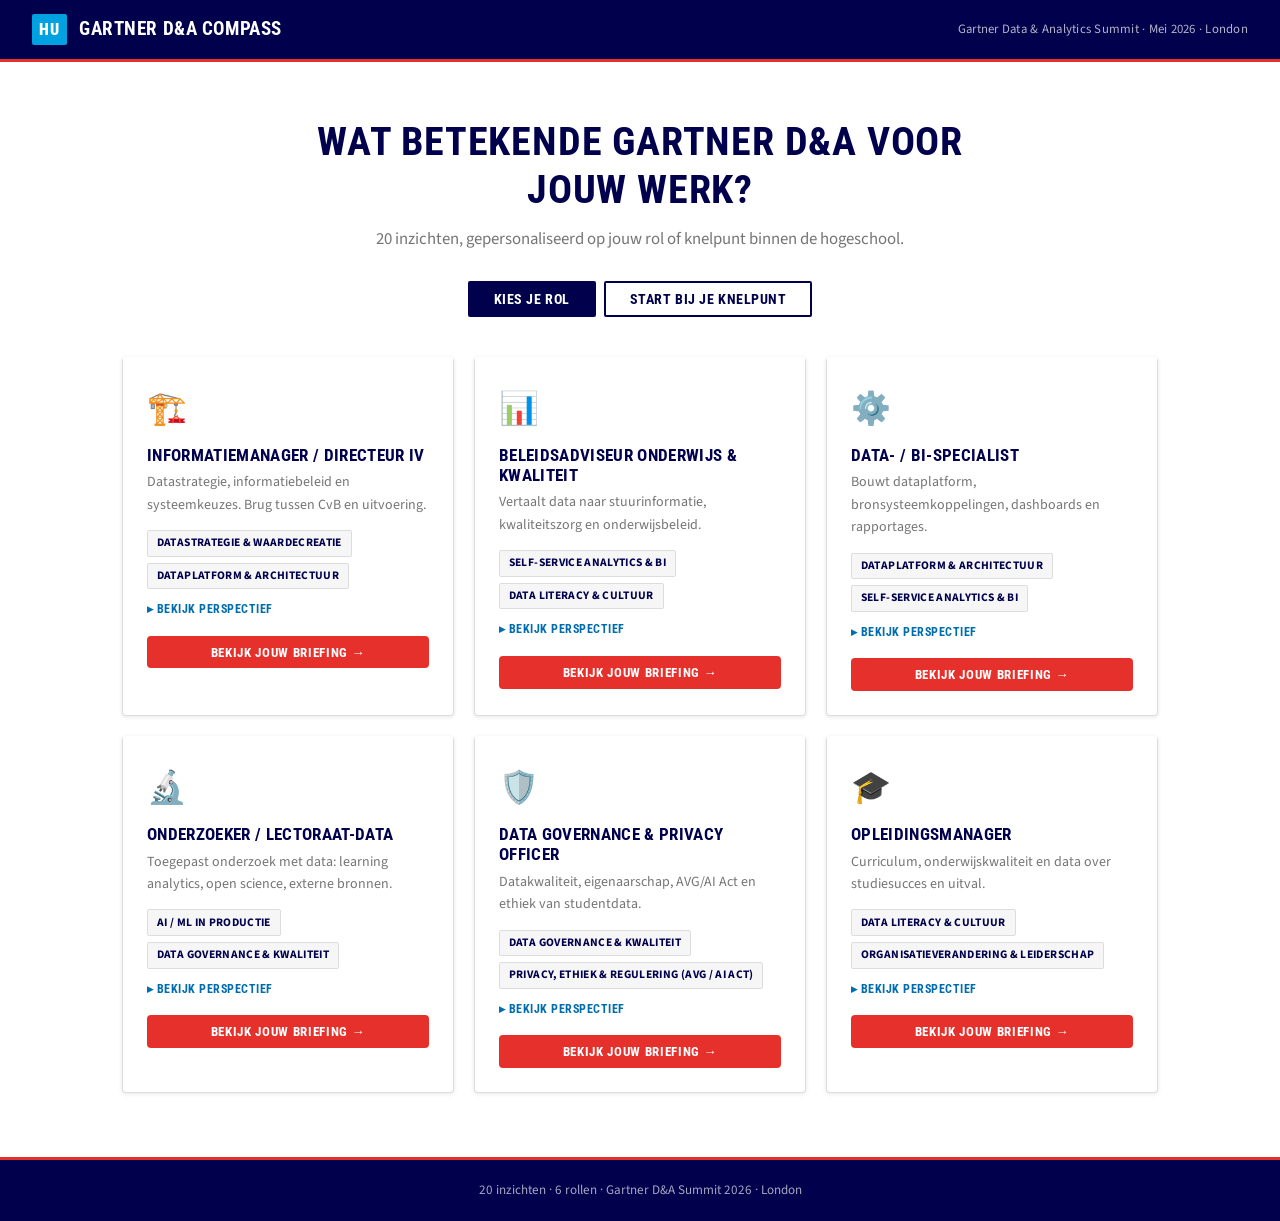
<file: index.html>
<!DOCTYPE html>
<html lang="nl">
<head>
  <meta charset="UTF-8">
  <meta name="viewport" content="width=device-width, initial-scale=1.0">
  <title>Gartner D&A Compass</title>
  <link rel="preconnect" href="https://fonts.googleapis.com">
  <link rel="preconnect" href="https://fonts.gstatic.com" crossorigin>
  <link href="https://fonts.googleapis.com/css2?family=Roboto+Condensed:wght@700&family=Source+Sans+3:wght@400;600;700&display=swap" rel="stylesheet">
  <link rel="stylesheet" href="css/style.css">
</head>
<body>

  <header class="site-header">
    <span class="brand">Gartner D&A Compass</span>
    <span class="tagline">Gartner Data &amp; Analytics Summit · Mei 2026 · London</span>
  </header>

  <main>
    <section class="hero">
      <h1>Wat betekende Gartner D&A voor jouw werk?</h1>
      <p>20 inzichten, gepersonaliseerd op jouw rol of knelpunt binnen de hogeschool.</p>

      <!-- Tab switcher (#1) -->
      <div class="entry-tabs">
        <button class="entry-tab active" id="tabRol" onclick="switchTab('rol')">Kies je rol</button>
        <button class="entry-tab" id="tabKnelpunt" onclick="switchTab('knelpunt')">Start bij je knelpunt</button>
      </div>
    </section>

    <!-- Rol-tab -->
    <div id="panelRol">
      <div class="role-grid" id="roleGrid"></div>
    </div>

    <!-- Knelpunt-tab (#1) -->
    <div id="panelKnelpunt" style="display:none">
      <div class="knelpunt-intro section" style="padding-bottom:0">
        <p class="knelpunt-lead">Welk vraagstuk speelt er bij jou? We koppelen je aan de meest relevante inzichten.</p>
      </div>
      <div class="knelpunt-list" id="knelpuntList"></div>
    </div>
  </main>

  <footer class="site-footer">
    20 inzichten · 6 rollen · Gartner D&A Summit 2026 · London
  </footer>

  <script src="js/personalization.js"></script>
  <script src="js/main.js"></script>
</body>
</html>
</file>
<file: css/style.css>
/* ── HU HOGESCHOOL UTRECHT HUISSTIJL ── */
:root {
  --color-bg: #ffffff;
  --color-accent: #e6302b;        /* HU rood */
  --color-accent-2: #00004d;      /* HU navy */
  --color-blue: #00a1e1;          /* HU blauw */
  --color-blue-dark: #006eae;
  --color-surface: #f6f6f6;       /* HU lichtgrijs */
  --color-border: #dddddd;
  --color-muted: #757575;         /* HU grey2 */
  --color-text: #333333;          /* HU grey1 */

  /* Type-kleuren (HU palette) */
  --color-tool:        #00004d;   /* navy */
  --color-risk:        #e6302b;   /* rood */
  --color-trend:       #006eae;   /* blauw-donker */
  --color-practice:    #e9650d;   /* oranje */
  --color-provocation: #e9650d;   /* oranje */

  --radius: 4px;
  --radius-lg: 8px;
  --shadow: 0 1px 4px rgba(0,0,0,0.10);
  --shadow-hover: 0 4px 16px rgba(0,0,0,0.14);
  --transition: 0.15s ease;
}

*, *::before, *::after { box-sizing: border-box; margin: 0; padding: 0; }
html { scroll-behavior: smooth; }

body {
  font-family: 'Source Sans 3', Arial, sans-serif;
  background: var(--color-bg);
  color: var(--color-text);
  line-height: 1.6;
  min-height: 100vh;
}

/* Headings: HU gebruikt condensed, uppercase stijl */
h1, h2, h3, h4 {
  font-family: 'Roboto Condensed', 'Arial Narrow', Arial, sans-serif;
  font-weight: 700;
  line-height: 1.2;
  letter-spacing: 0.01em;
}

/* ── SITE HEADER ── */
.site-header {
  background: var(--color-accent-2);
  color: #fff;
  padding: 0.875rem 2rem;
  display: flex;
  align-items: center;
  justify-content: space-between;
  gap: 1rem;
  border-bottom: 3px solid var(--color-accent);
}

.site-header .brand {
  font-family: 'Roboto Condensed', 'Arial Narrow', Arial, sans-serif;
  font-size: 1.2rem;
  font-weight: 700;
  letter-spacing: 0.03em;
  text-transform: uppercase;
  display: flex;
  align-items: center;
  gap: 0.75rem;
}

.site-header .brand::before {
  content: 'HU';
  background: var(--color-blue);
  color: #fff;
  font-size: 1rem;
  font-weight: 900;
  padding: 0.15rem 0.45rem;
  border-radius: 2px;
  letter-spacing: 0.05em;
}

.site-header .tagline {
  font-size: 0.8rem;
  opacity: 0.7;
  letter-spacing: 0.02em;
}

/* ── HERO ── */
.hero {
  text-align: center;
  padding: 3.5rem 2rem 2.5rem;
  max-width: 760px;
  margin: 0 auto;
}

.hero h1 {
  font-size: clamp(1.6rem, 4vw, 2.5rem);
  color: var(--color-accent-2);
  text-transform: uppercase;
  margin-bottom: 0.75rem;
  letter-spacing: 0.02em;
}

.hero p {
  font-size: 1.05rem;
  color: var(--color-muted);
}

/* ── TAB SWITCHER ── */
.entry-tabs {
  display: flex;
  gap: 0.5rem;
  justify-content: center;
  margin-top: 1.75rem;
}

.entry-tab {
  padding: 0.5rem 1.5rem;
  border-radius: 2px;
  font-size: 0.875rem;
  font-weight: 700;
  font-family: 'Roboto Condensed', 'Arial Narrow', Arial, sans-serif;
  text-transform: uppercase;
  letter-spacing: 0.04em;
  border: 2px solid var(--color-accent-2);
  background: transparent;
  color: var(--color-accent-2);
  cursor: pointer;
  transition: background var(--transition), color var(--transition);
}

.entry-tab.active,
.entry-tab:hover {
  background: var(--color-accent-2);
  color: #fff;
}

/* ── ROLE GRID ── */
.role-grid {
  display: grid;
  grid-template-columns: repeat(3, 1fr);
  gap: 1.25rem;
  max-width: 1100px;
  margin: 0 auto;
  padding: 0 2rem 4rem;
}

.role-card {
  background: #fff;
  border-radius: var(--radius);
  padding: 1.5rem;
  cursor: pointer;
  border: 1px solid var(--color-border);
  border-top: 3px solid transparent;
  box-shadow: var(--shadow);
  transition: border-color var(--transition), box-shadow var(--transition), transform var(--transition);
  opacity: 0;
  transform: translateY(12px);
}

.role-card.visible {
  opacity: 1;
  transform: translateY(0);
  transition: opacity 0.35s ease, transform 0.35s ease,
              border-color var(--transition), box-shadow var(--transition);
}

.role-card:hover {
  border-top-color: var(--color-accent);
  box-shadow: var(--shadow-hover);
  transform: translateY(-1px);
}

.role-card .emoji {
  font-size: 2rem;
  margin-bottom: 0.625rem;
  display: block;
}

.role-card h2 {
  font-size: 1.05rem;
  color: var(--color-accent-2);
  text-transform: uppercase;
  margin-bottom: 0.4rem;
  letter-spacing: 0.02em;
}

.role-card p {
  font-size: 0.875rem;
  color: var(--color-muted);
  margin-bottom: 0.875rem;
}

.chips {
  display: flex;
  flex-wrap: wrap;
  gap: 0.35rem;
}

.chip {
  font-size: 0.72rem;
  padding: 0.2rem 0.55rem;
  border-radius: 2px;
  background: var(--color-surface);
  color: var(--color-accent-2);
  border: 1px solid var(--color-border);
  font-weight: 700;
  white-space: nowrap;
  text-transform: uppercase;
  letter-spacing: 0.03em;
}

/* ── SITE FOOTER ── */
.site-footer {
  background: var(--color-accent-2);
  color: rgba(255,255,255,0.65);
  text-align: center;
  padding: 1.25rem 2rem;
  font-size: 0.82rem;
  border-top: 3px solid var(--color-accent);
}

/* ── TYPE BADGES ── */
.badge {
  display: inline-block;
  font-size: 0.68rem;
  font-weight: 700;
  padding: 0.18rem 0.5rem;
  border-radius: 2px;
  text-transform: uppercase;
  letter-spacing: 0.05em;
  color: #fff;
}
.badge-tool        { background: var(--color-tool); }
.badge-risk        { background: var(--color-risk); }
.badge-trend       { background: var(--color-trend); }
.badge-practice    { background: var(--color-practice); }
.badge-provocation { background: var(--color-provocation); }

.badge-horizon {
  display: inline-block;
  font-size: 0.66rem;
  font-weight: 700;
  padding: 0.16rem 0.45rem;
  border-radius: 2px;
  text-transform: uppercase;
  letter-spacing: 0.05em;
  background: var(--color-surface);
  color: var(--color-muted);
  border: 1px solid var(--color-border);
}

/* ── BRIEFING HEADER ── */
.briefing-header {
  background: var(--color-accent);
  color: #fff;
  padding: 2.5rem 2rem 2rem;
  text-align: center;
  border-bottom: 4px solid #b01f1a;
}

.briefing-header .back-btn {
  display: inline-block;
  margin-bottom: 1.5rem;
  color: rgba(255,255,255,0.85);
  text-decoration: none;
  font-size: 0.875rem;
  font-weight: 700;
  transition: color var(--transition);
}
.briefing-header .back-btn:hover { color: #fff; }

.briefing-header .role-emoji {
  font-size: 2.75rem;
  display: block;
  margin-bottom: 0.5rem;
}

.briefing-header h1 {
  font-size: clamp(1.4rem, 3.5vw, 2.1rem);
  text-transform: uppercase;
  letter-spacing: 0.03em;
  margin-bottom: 0.25rem;
}

.briefing-header .subtitle {
  font-size: 0.875rem;
  opacity: 0.8;
}

/* ── STICKY NAV ── */
.sticky-nav {
  position: sticky;
  top: 0;
  z-index: 100;
  background: var(--color-accent-2);
  color: #fff;
  display: flex;
  align-items: center;
  justify-content: space-between;
  padding: 0.55rem 2rem;
  gap: 1rem;
  transform: translateY(-100%);
  transition: transform 0.25s ease;
  box-shadow: 0 2px 8px rgba(0,0,0,0.2);
  border-bottom: 2px solid var(--color-accent);
}

.sticky-nav.visible { transform: translateY(0); }

.sticky-nav .nav-brand {
  font-family: 'Roboto Condensed', 'Arial Narrow', Arial, sans-serif;
  font-size: 0.9rem;
  font-weight: 700;
  text-transform: uppercase;
  letter-spacing: 0.03em;
  white-space: nowrap;
  overflow: hidden;
  text-overflow: ellipsis;
}

.sticky-nav .nav-links {
  display: flex;
  gap: 0.4rem;
  flex-wrap: wrap;
  justify-content: flex-end;
}

.sticky-nav .nav-links a {
  color: rgba(255,255,255,0.8);
  text-decoration: none;
  font-size: 0.75rem;
  font-weight: 700;
  text-transform: uppercase;
  letter-spacing: 0.04em;
  padding: 0.2rem 0.5rem;
  border-radius: 2px;
  transition: background var(--transition), color var(--transition);
}
.sticky-nav .nav-links a:hover {
  background: rgba(255,255,255,0.15);
  color: #fff;
}

.sticky-nav .back-link {
  color: rgba(255,255,255,0.8);
  text-decoration: none;
  font-size: 0.82rem;
  font-weight: 700;
  text-transform: uppercase;
  letter-spacing: 0.03em;
  white-space: nowrap;
  transition: color var(--transition);
}
.sticky-nav .back-link:hover { color: #fff; }

/* ── SECTIONS ── */
.section {
  max-width: 900px;
  margin: 0 auto;
  padding: 3rem 2rem;
}

.section + .section { padding-top: 0; }

.section-title {
  font-size: 1.35rem;
  color: var(--color-accent-2);
  text-transform: uppercase;
  letter-spacing: 0.03em;
  margin-bottom: 1.25rem;
  padding-bottom: 0.5rem;
  border-bottom: 2px solid var(--color-accent);
  display: inline-block;
}

.section-lead {
  font-size: 0.9rem;
  color: var(--color-muted);
  margin-bottom: 1.25rem;
  margin-top: -0.75rem;
}

/* ── INSIGHT CARDS (accordion) ── */
.insight-list {
  display: flex;
  flex-direction: column;
  gap: 0.625rem;
}

.insight-item {
  background: #fff;
  border-radius: var(--radius);
  overflow: hidden;
  border: 1px solid var(--color-border);
  border-left: 3px solid transparent;
  transition: border-left-color var(--transition);
}

.insight-item.open { border-left-color: var(--color-accent); }

.insight-header {
  display: flex;
  align-items: flex-start;
  gap: 0.75rem;
  padding: 0.875rem 1.125rem;
  cursor: pointer;
  user-select: none;
  transition: background var(--transition);
}

.insight-header:hover { background: var(--color-surface); }

.insight-rank {
  font-family: 'Roboto Condensed', 'Arial Narrow', Arial, sans-serif;
  font-size: 1.1rem;
  font-weight: 700;
  color: var(--color-muted);
  min-width: 1.5rem;
  text-align: center;
  padding-top: 0.15rem;
}

.insight-meta { flex: 1; }

.insight-meta .badges {
  display: flex;
  gap: 0.35rem;
  flex-wrap: wrap;
  margin-bottom: 0.35rem;
}

.insight-meta h3 {
  font-size: 0.95rem;
  font-family: 'Roboto Condensed', 'Arial Narrow', Arial, sans-serif;
  font-weight: 700;
  margin-bottom: 0.2rem;
  color: var(--color-text);
  letter-spacing: 0.01em;
}

.insight-meta .summary-short {
  font-size: 0.82rem;
  color: var(--color-muted);
  display: -webkit-box;
  -webkit-line-clamp: 1;
  -webkit-box-orient: vertical;
  overflow: hidden;
}

.insight-scores {
  display: flex;
  flex-direction: column;
  gap: 0.2rem;
  align-items: flex-end;
  min-width: 76px;
}

.score-pill {
  font-size: 0.66rem;
  color: var(--color-muted);
  background: var(--color-surface);
  border: 1px solid var(--color-border);
  padding: 0.12rem 0.4rem;
  border-radius: 2px;
  white-space: nowrap;
  font-weight: 700;
  text-transform: uppercase;
  letter-spacing: 0.03em;
}

.insight-chevron {
  font-size: 0.85rem;
  color: var(--color-muted);
  align-self: center;
  transition: transform var(--transition);
  margin-left: 0.4rem;
}

.insight-item.open .insight-chevron { transform: rotate(180deg); }

.insight-body {
  display: none;
  padding: 0 1.125rem 1.125rem;
  border-top: 1px solid var(--color-border);
}

.insight-item.open .insight-body { display: block; }

.box {
  border-radius: var(--radius);
  padding: 0.75rem 0.875rem;
  margin-bottom: 0.625rem;
  font-size: 0.875rem;
}

.box-orange { background: #fef3e2; border-left: 3px solid var(--color-practice); }
.box-yellow { background: #fdf5d1; border-left: 3px solid #f8ce1c; }
.box-red    { background: #fdecea; border-left: 3px solid var(--color-accent); }

.box-label {
  font-size: 0.7rem;
  font-weight: 700;
  text-transform: uppercase;
  letter-spacing: 0.06em;
  margin-bottom: 0.3rem;
  color: var(--color-muted);
  font-family: 'Roboto Condensed', 'Arial Narrow', Arial, sans-serif;
}

.box-content { color: var(--color-text); }

.copy-btn {
  display: inline-flex;
  align-items: center;
  gap: 0.3rem;
  margin-top: 0.5rem;
  padding: 0.28rem 0.65rem;
  font-size: 0.75rem;
  font-weight: 700;
  text-transform: uppercase;
  letter-spacing: 0.03em;
  background: #fff;
  border: 1px solid var(--color-border);
  border-radius: var(--radius);
  cursor: pointer;
  color: var(--color-muted);
  font-family: 'Roboto Condensed', 'Arial Narrow', Arial, sans-serif;
  transition: background var(--transition), border-color var(--transition), color var(--transition);
}
.copy-btn:hover { background: var(--color-surface); border-color: var(--color-accent-2); color: var(--color-accent-2); }
.copy-btn.copied { background: #e8f5e9; border-color: #2e7d32; color: #2e7d32; }

.insight-source {
  font-size: 0.75rem;
  color: var(--color-muted);
  margin-top: 0.625rem;
  padding-top: 0.625rem;
  border-top: 1px solid var(--color-border);
}

/* ── RADAR (S2) ── */
.radar-cols {
  display: grid;
  grid-template-columns: 1fr 1fr;
  gap: 1.25rem;
}

.radar-col h3 {
  font-size: 0.95rem;
  text-transform: uppercase;
  letter-spacing: 0.04em;
  margin-bottom: 0.875rem;
  color: var(--color-accent-2);
  padding-bottom: 0.4rem;
  border-bottom: 2px solid var(--color-blue);
}

.radar-col.risks h3 { border-color: var(--color-accent); color: var(--color-accent); }

.radar-item {
  background: var(--color-surface);
  border-radius: var(--radius);
  padding: 0.75rem 0.875rem;
  margin-bottom: 0.625rem;
  border: 1px solid var(--color-border);
}

.radar-col.risks .radar-item { background: #fdecea; border-color: #f5c6c4; }

.radar-item h4 {
  font-size: 0.875rem;
  font-weight: 700;
  font-family: 'Roboto Condensed', 'Arial Narrow', Arial, sans-serif;
  text-transform: uppercase;
  letter-spacing: 0.02em;
  margin-bottom: 0.3rem;
}

.radar-item p { font-size: 0.8rem; color: var(--color-muted); }

/* ── PROVOCATIES (S3) ── */
.provocation-item {
  background: var(--color-surface);
  border-radius: var(--radius);
  padding: 1.125rem 1.25rem;
  margin-bottom: 0.875rem;
  border-left: 4px solid var(--color-practice);
  border: 1px solid var(--color-border);
  border-left: 4px solid var(--color-practice);
}

.provocation-item h3 {
  font-size: 1rem;
  text-transform: uppercase;
  letter-spacing: 0.02em;
  margin-bottom: 0.4rem;
}

.provocation-item p { font-size: 0.875rem; color: var(--color-muted); margin-bottom: 0.625rem; }

.provocation-question {
  font-size: 0.875rem;
  font-style: italic;
  color: var(--color-practice);
  border-top: 1px solid var(--color-border);
  padding-top: 0.625rem;
  margin-top: 0.4rem;
}

/* ── TOOLS & PRACTICES (S4) ── */
.tools-grid {
  display: grid;
  grid-template-columns: 1fr 1fr;
  gap: 0.875rem;
}

.tool-card {
  background: #fff;
  border-radius: var(--radius);
  padding: 1.125rem;
  border: 1px solid var(--color-border);
  border-top: 3px solid var(--color-blue);
  display: flex;
  flex-direction: column;
}

.tool-card h3 {
  font-size: 0.9rem;
  text-transform: uppercase;
  letter-spacing: 0.02em;
  margin-bottom: 0.35rem;
  color: var(--color-text);
}

.tool-card p { font-size: 0.83rem; color: var(--color-muted); flex: 1; margin-bottom: 0.625rem; }

.cta-box {
  background: var(--color-accent-2);
  color: #fff;
  border-radius: var(--radius);
  padding: 0.55rem 0.75rem;
  font-size: 0.8rem;
  font-weight: 700;
  font-family: 'Roboto Condensed', 'Arial Narrow', Arial, sans-serif;
  letter-spacing: 0.02em;
}

/* ── THEMALANDSCHAP (S5) ── */
.theme-table {
  width: 100%;
  border-collapse: collapse;
  font-size: 0.83rem;
}

.theme-table th {
  text-align: left;
  padding: 0.45rem 0.75rem;
  font-size: 0.72rem;
  text-transform: uppercase;
  letter-spacing: 0.06em;
  color: var(--color-muted);
  border-bottom: 2px solid var(--color-accent-2);
  font-family: 'Roboto Condensed', 'Arial Narrow', Arial, sans-serif;
  font-weight: 700;
}

.theme-table th:not(:first-child) { text-align: center; }

.theme-table td {
  padding: 0.55rem 0.75rem;
  border-bottom: 1px solid var(--color-border);
  vertical-align: middle;
}

.theme-table td:not(:first-child) { text-align: center; }

.theme-dot {
  display: inline-block;
  width: 26px;
  height: 26px;
  border-radius: 2px;
  font-size: 0.75rem;
  font-weight: 700;
  line-height: 26px;
  text-align: center;
}

.dot-0     { background: var(--color-surface); color: var(--color-muted); }
.dot-1     { background: #cce8f7; color: var(--color-blue-dark); }
.dot-2plus { background: var(--color-accent-2); color: #fff; }

/* ── TEAM VRAGEN (S6) ── */
.team-questions { display: flex; flex-direction: column; gap: 0.875rem; }

.team-q {
  background: #fff;
  border-radius: var(--radius);
  padding: 1.125rem 1.25rem;
  display: flex;
  gap: 0.875rem;
  align-items: flex-start;
  border: 1px solid var(--color-border);
  border-left: 3px solid var(--color-accent);
}

.team-q-num {
  font-family: 'Roboto Condensed', 'Arial Narrow', Arial, sans-serif;
  font-size: 1.5rem;
  font-weight: 700;
  color: var(--color-accent);
  min-width: 1.75rem;
  line-height: 1;
  padding-top: 0.1rem;
}

.team-q-text { flex: 1; font-size: 0.95rem; color: var(--color-text); }

/* ── ANDERE LENS KAARTEN (#4) ── */
.lens-grid {
  display: grid;
  grid-template-columns: repeat(3, 1fr);
  gap: 0.75rem;
}

.lens-card {
  background: #fff;
  border: 1px solid var(--color-border);
  border-top: 3px solid var(--color-blue);
  border-radius: var(--radius);
  padding: 0.875rem;
  display: flex;
  align-items: flex-start;
  gap: 0.5rem;
  cursor: pointer;
  transition: background var(--transition), border-top-color var(--transition), box-shadow var(--transition);
  position: relative;
}

.lens-card:hover {
  background: var(--color-accent-2);
  border-top-color: var(--color-accent);
  box-shadow: var(--shadow-hover);
}
.lens-card:hover .lens-card-title,
.lens-card:hover .lens-card-focus { color: #fff; }

.lens-card.current {
  background: var(--color-surface);
  border-top-color: var(--color-border);
  cursor: default;
}
.lens-card.current:hover { background: var(--color-surface); }
.lens-card.current .lens-card-title { color: var(--color-muted); }
.lens-card.current .lens-card-focus { color: #aaa; }

.lens-card-emoji { font-size: 1.35rem; flex-shrink: 0; }

.lens-card-body { flex: 1; }

.lens-card-title {
  display: block;
  font-size: 0.82rem;
  font-weight: 700;
  font-family: 'Roboto Condensed', 'Arial Narrow', Arial, sans-serif;
  text-transform: uppercase;
  letter-spacing: 0.02em;
  color: var(--color-accent-2);
  line-height: 1.25;
  margin-bottom: 0.2rem;
  transition: color var(--transition);
}

.lens-card-focus {
  display: block;
  font-size: 0.73rem;
  color: var(--color-muted);
  font-style: italic;
  line-height: 1.35;
  transition: color var(--transition);
}

.lens-card-badge {
  position: absolute;
  top: 0.35rem;
  right: 0.45rem;
  font-size: 0.62rem;
  font-weight: 700;
  text-transform: uppercase;
  letter-spacing: 0.04em;
  color: var(--color-muted);
  background: var(--color-border);
  padding: 0.12rem 0.35rem;
  border-radius: 2px;
}

/* ── KNELPUNTEN LIJST (#1) ── */
.knelpunt-intro { max-width: 900px; margin: 0 auto; }
.knelpunt-lead {
  font-size: 1rem;
  color: var(--color-muted);
}

.knelpunt-list {
  display: flex;
  flex-direction: column;
  gap: 0.5rem;
  max-width: 900px;
  margin: 0 auto;
  padding: 1.25rem 2rem 4rem;
}

.knelpunt-item {
  display: flex;
  align-items: center;
  gap: 0.875rem;
  padding: 0.875rem 1.125rem;
  background: #fff;
  border: 1px solid var(--color-border);
  border-left: 3px solid transparent;
  border-radius: var(--radius);
  cursor: pointer;
  text-align: left;
  font-family: 'Source Sans 3', Arial, sans-serif;
  transition: border-left-color var(--transition), box-shadow var(--transition), background var(--transition);
}

.knelpunt-item:hover {
  border-left-color: var(--color-accent);
  background: var(--color-surface);
  box-shadow: var(--shadow);
}

.knelpunt-icon { font-size: 1.35rem; flex-shrink: 0; }

.knelpunt-text {
  flex: 1;
  font-size: 0.925rem;
  font-weight: 600;
  color: var(--color-text);
}

.knelpunt-role {
  font-size: 0.75rem;
  font-weight: 700;
  color: var(--color-muted);
  background: var(--color-surface);
  border: 1px solid var(--color-border);
  padding: 0.18rem 0.5rem;
  border-radius: 2px;
  white-space: nowrap;
  flex-shrink: 0;
  text-transform: uppercase;
  letter-spacing: 0.03em;
  font-family: 'Roboto Condensed', 'Arial Narrow', Arial, sans-serif;
}

/* ── KNELPUNT BANNER (#1) ── */
.knelpunt-banner {
  margin-top: 1rem;
  background: rgba(0,0,0,0.2);
  border: 1px solid rgba(255,255,255,0.25);
  border-radius: var(--radius);
  padding: 0.45rem 0.875rem;
  font-size: 0.83rem;
  color: rgba(255,255,255,0.95);
  display: inline-flex;
  gap: 0.5rem;
  align-items: center;
}

.knelpunt-banner-label {
  font-weight: 700;
  opacity: 0.75;
  text-transform: uppercase;
  font-size: 0.68rem;
  letter-spacing: 0.06em;
  font-family: 'Roboto Condensed', 'Arial Narrow', Arial, sans-serif;
}

/* ── ROLE CARD PREVIEW (#2) ── */
.preview-toggle {
  display: inline-block;
  margin-top: 0.75rem;
  background: none;
  border: none;
  font-size: 0.78rem;
  font-weight: 700;
  text-transform: uppercase;
  letter-spacing: 0.04em;
  color: var(--color-blue-dark);
  cursor: pointer;
  font-family: 'Roboto Condensed', 'Arial Narrow', Arial, sans-serif;
  padding: 0;
  transition: color var(--transition);
}
.preview-toggle:hover { color: var(--color-accent); }

.card-preview {
  margin-top: 0.625rem;
  padding-top: 0.625rem;
  border-top: 1px dashed var(--color-border);
}

.preview-prompt {
  font-size: 0.8rem;
  font-style: italic;
  color: var(--color-muted);
  margin-bottom: 0.5rem;
}

.preview-label {
  font-size: 0.68rem;
  font-weight: 700;
  text-transform: uppercase;
  letter-spacing: 0.05em;
  color: var(--color-muted);
  margin-bottom: 0.35rem;
  font-family: 'Roboto Condensed', 'Arial Narrow', Arial, sans-serif;
}

.preview-insights {
  list-style: none;
  padding: 0;
  display: flex;
  flex-direction: column;
  gap: 0.3rem;
}

.preview-insights li {
  font-size: 0.78rem;
  color: var(--color-text);
  display: flex;
  align-items: flex-start;
  gap: 0.35rem;
  line-height: 1.4;
}

.card-cta {
  display: block;
  width: 100%;
  margin-top: 0.875rem;
  padding: 0.55rem 1rem;
  background: var(--color-accent);
  color: #fff;
  border: none;
  border-radius: var(--radius);
  font-size: 0.82rem;
  font-weight: 700;
  font-family: 'Roboto Condensed', 'Arial Narrow', Arial, sans-serif;
  text-transform: uppercase;
  letter-spacing: 0.05em;
  cursor: pointer;
  text-align: center;
  transition: background var(--transition);
}
.card-cta:hover { background: #c4271e; }

/* ── ZOEKBALK & FILTERS (#5) ── */
.search-bar-wrap {
  background: var(--color-surface);
  border-radius: var(--radius);
  padding: 0.875rem 1.125rem;
  margin-bottom: 1.125rem;
  border: 1px solid var(--color-border);
  border-top: 3px solid var(--color-accent-2);
}

.search-input {
  width: 100%;
  padding: 0.55rem 0.75rem;
  border: 1px solid var(--color-border);
  border-radius: var(--radius);
  font-size: 0.875rem;
  font-family: 'Source Sans 3', Arial, sans-serif;
  background: #fff;
  color: var(--color-text);
  outline: none;
  margin-bottom: 0.625rem;
  transition: border-color var(--transition);
}
.search-input:focus { border-color: var(--color-accent-2); }

.filter-chips {
  display: flex;
  flex-wrap: wrap;
  gap: 0.35rem;
  margin-bottom: 0.4rem;
}
.filter-chips:last-of-type { margin-bottom: 0; }

.filter-chip {
  padding: 0.2rem 0.625rem;
  border-radius: 2px;
  font-size: 0.72rem;
  font-weight: 700;
  text-transform: uppercase;
  letter-spacing: 0.04em;
  font-family: 'Roboto Condensed', 'Arial Narrow', Arial, sans-serif;
  border: 1px solid var(--color-border);
  background: #fff;
  color: var(--color-muted);
  cursor: pointer;
  transition: background var(--transition), border-color var(--transition), color var(--transition);
}
.filter-chip:hover { border-color: var(--color-accent-2); color: var(--color-accent-2); }
.filter-chip.active {
  background: var(--color-accent-2);
  border-color: var(--color-accent-2);
  color: #fff;
}

.search-empty {
  font-size: 0.875rem;
  color: var(--color-muted);
  padding: 0.625rem 0 0.25rem;
  font-style: italic;
}

/* ── RESPONSIEF ── */
@media (max-width: 768px) {
  .role-grid { grid-template-columns: 1fr; }
  .radar-cols { grid-template-columns: 1fr; }
  .tools-grid { grid-template-columns: 1fr; }
  .lens-grid  { grid-template-columns: 1fr 1fr; }
  .sticky-nav .nav-links { display: none; }
  .site-header { flex-direction: column; align-items: flex-start; }
}

@media (max-width: 480px) {
  .hero { padding: 2rem 1.25rem 1.75rem; }
  .section { padding: 2rem 1.25rem; }
  .role-grid { padding: 0 1.25rem 3rem; }
  .knelpunt-list { padding: 1.25rem 1.25rem 3rem; }
  .lens-grid { grid-template-columns: 1fr; }
}
</file>
